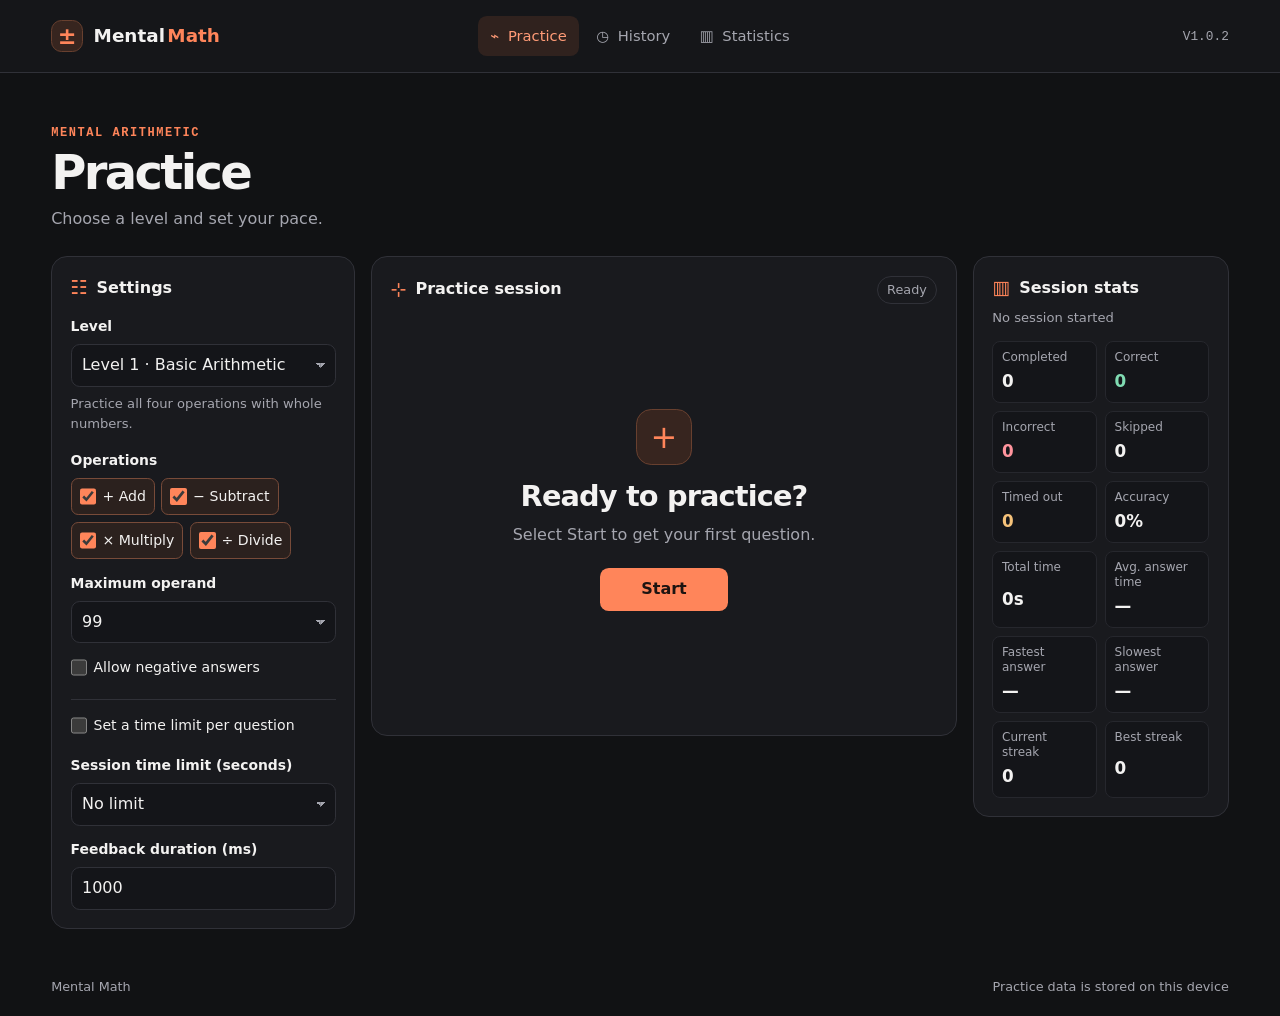
<file: index.html>
<!doctype html>
<html lang="en">
<head>
  <meta charset="utf-8">
  <meta name="viewport" content="width=device-width, initial-scale=1, viewport-fit=cover">
  <meta name="theme-color" content="#111214">
  <meta name="description" content="Practice mental arithmetic, review your answers, and track your progress with Mental Math.">
  <meta name="apple-mobile-web-app-capable" content="yes">
  <meta name="apple-mobile-web-app-status-bar-style" content="black-translucent">
  <title>Mental Math</title>
  <link rel="manifest" href="./manifest.json">
  <link rel="icon" href="./assets/icons/icon.svg" type="image/svg+xml">
  <link rel="apple-touch-icon" href="./assets/icons/apple-touch-icon.png">
  <link rel="stylesheet" href="./css/style.css">
  <link rel="stylesheet" href="./css/components.css">
  <link rel="stylesheet" href="./css/responsive.css">
  <script type="module" src="./js/app.js"></script>
</head>
<body>
  <header class="site-header">
    <div class="shell header-inner">
      <div class="brand">
        <span class="brand-mark" aria-hidden="true">±</span>
        <span>Mental<span class="brand-math">Math</span></span>
      </div>
      <nav aria-label="Main navigation" class="tablist" role="tablist">
        <button id="tab-practice" role="tab" aria-selected="true" aria-controls="practice" data-tab="practice"><span aria-hidden="true">⌁</span> Practice</button>
        <button id="tab-history" role="tab" aria-selected="false" aria-controls="history" tabindex="-1" data-tab="history"><span aria-hidden="true">◷</span> History</button>
        <button id="tab-statistics" role="tab" aria-selected="false" aria-controls="statistics" tabindex="-1" data-tab="statistics"><span aria-hidden="true">▥</span> Statistics</button>
      </nav>
      <span class="version">V1.0.2</span>
    </div>
  </header>
  <main class="shell">
    <noscript><p class="notice">Enable JavaScript to use Mental Math.</p></noscript>
    <div id="storage-notice" class="notice" role="alert" hidden></div>
    <section id="practice" role="tabpanel" aria-labelledby="tab-practice">
      <div class="page-intro">
        <p class="eyebrow">MENTAL ARITHMETIC</p>
        <h1>Practice</h1>
        <p>Choose a level and set your pace.</p>
      </div>
      <div class="practice-layout">
        <form id="settings-form" class="card settings-card" novalidate aria-labelledby="settings-title">
          <div class="card-heading"><span aria-hidden="true">☷</span><h2 id="settings-title">Settings</h2></div>
          <fieldset id="settings-fields">
            <legend class="sr-only">Practice settings</legend>
            <label for="level-select" class="field-label">Level</label>
            <select id="level-select"></select>
            <p id="level-description" class="muted field-help"></p>
            <div id="level-fields" class="field-stack"></div>
            <div id="timer-fields" class="field-stack timer-fields"></div>
          </fieldset>
          <p id="settings-error" class="form-error" role="alert" hidden></p>
        </form>
        <section class="card play-card" aria-labelledby="play-title">
          <div class="play-top">
            <div class="card-heading"><span aria-hidden="true">⊹</span><h2 id="play-title">Practice session</h2></div>
            <span id="practice-state" class="state-label">Ready</span>
          </div>
          <div id="session-timer" class="session-timer" hidden></div>
          <div id="question-timer" class="timer" hidden>
            <div><span>Question timer</span><strong id="question-countdown"></strong></div>
            <progress id="question-progress" value="0" max="1" aria-label="Time remaining for this question"></progress>
          </div>
          <div class="play-stage">
            <div id="play-idle" class="stage-message">
              <span class="stage-mark" aria-hidden="true">+</span>
              <h3>Ready to practice?</h3>
              <p>Select Start to get your first question.</p>
              <button id="start" class="primary" type="submit" form="settings-form">Start</button>
            </div>
            <div id="play-paused" class="stage-message" hidden>
              <span class="stage-mark" aria-hidden="true">Ⅱ</span>
              <h3>Paused</h3>
              <p>The timers will continue when you resume.</p>
            </div>
            <div id="play-answer" hidden>
              <div id="play-question" hidden>
                <div id="question-number" class="eyebrow"></div>
                <div id="expression" class="expression"></div>
                <p id="question-hint" class="muted" hidden></p>
              </div>
              <div id="play-feedback" class="stage-message" role="status" hidden>
                <h3 id="feedback-title"></h3>
                <p id="feedback-answer"></p>
              </div>
              <form id="answer-form" novalidate>
                <label for="answer" class="sr-only">Answer</label>
                <div class="answer-row">
                  <input id="answer" type="text" inputmode="decimal" autocomplete="off" autocapitalize="off" spellcheck="false" placeholder="Enter your answer" aria-describedby="answer-error">
                  <button id="toggle-negative" class="subtle" type="button" aria-label="Toggle the answer sign">±</button>
                </div>
                <p id="answer-error" class="form-error" role="alert" hidden></p>
                <button id="check-answer" class="primary" type="submit">Check <span aria-hidden="true">↵</span></button>
              </form>
            </div>
            <div id="play-summary" class="stage-message" hidden>
              <span class="stage-mark" aria-hidden="true">✓</span>
              <h3>Session complete</h3>
              <p id="summary-caption"></p>
              <p id="summary-feedback" role="status" hidden></p>
              <div id="summary-metrics" class="metrics summary-metrics"></div>
              <button id="restart" class="primary" type="submit" form="settings-form">Restart</button>
            </div>
          </div>
          <div id="play-controls" class="play-controls" hidden>
            <button id="skip" class="subtle" type="button">Skip</button>
            <button id="pause" class="subtle" type="button">Pause</button>
            <button id="resume" class="primary" type="button" hidden>Resume</button>
            <button id="finish" class="subtle finish" type="button">Finish</button>
          </div>
        </section>
        <aside class="card stats-card" aria-labelledby="live-title">
          <div class="card-heading"><span aria-hidden="true">▥</span><h2 id="live-title">Session stats</h2></div>
          <p id="live-level" class="muted field-help">No session started</p>
          <div id="live-metrics" class="metrics live-metrics"></div>
        </aside>
      </div>
    </section>
    <section id="history" role="tabpanel" aria-labelledby="tab-history" hidden>
      <div class="page-intro heading-row">
        <div><h1>History</h1><p>Review your answers from the 30 most recent sessions.</p></div>
        <div class="actions">
          <button id="retry-save" class="subtle" type="button" hidden>Retry saving</button>
          <button id="clear-history" class="subtle danger" type="button">Clear history</button>
        </div>
      </div>
      <div id="history-content" class="history-list"></div>
    </section>
    <section id="statistics" role="tabpanel" aria-labelledby="tab-statistics" hidden>
      <div class="page-intro heading-row">
        <div><h1>Statistics</h1><p>Track your accuracy and speed across saved sessions.</p></div>
        <label class="filter-label" for="stats-filter">Level <select id="stats-filter"></select></label>
      </div>
      <div id="statistics-content"></div>
    </section>
  </main>
  <footer class="shell footer"><span>Mental Math</span><span>Practice data is stored on this device</span></footer>
</body>
</html>
</file>
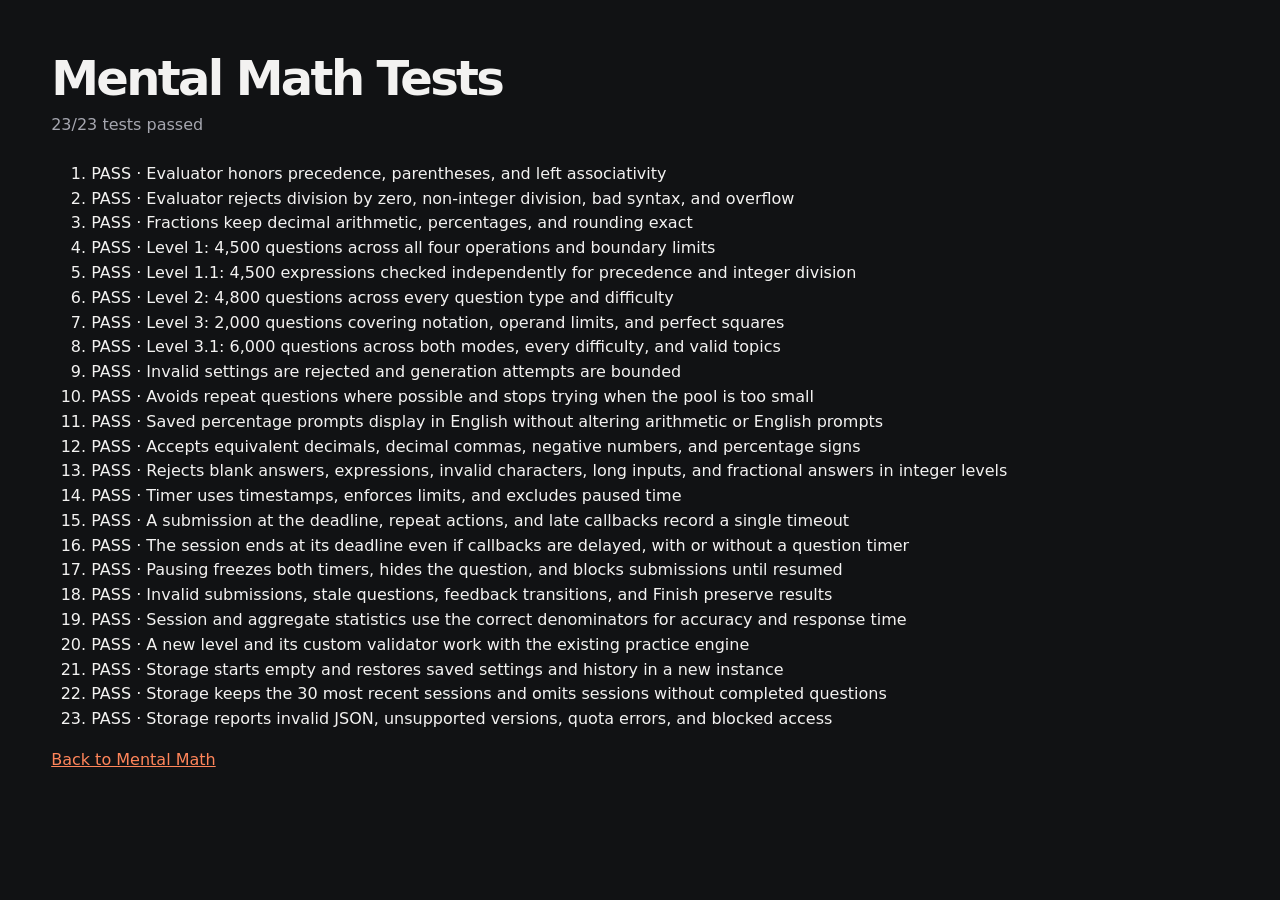
<file: tests/test-runner.html>
<!doctype html>
<html lang="en">
<head>
  <meta charset="utf-8">
  <meta name="viewport" content="width=device-width, initial-scale=1">
  <title>Mental Math Tests</title>
  <link rel="stylesheet" href="../css/style.css">
  <script type="module" src="./browser-runner.js"></script>
</head>
<body>
  <main class="shell">
    <div class="page-intro"><h1>Mental Math Tests</h1><p id="summary" role="status">Running tests…</p></div>
    <ol id="results"></ol>
    <a href="../">Back to Mental Math</a>
  </main>
</body>
</html>
</file>
<file: css/style.css>
:root {
  color-scheme: dark;
  --bg: #111214;
  --surface: #191a1e;
  --inset: #141519;
  --border: #303138;
  --text: #f3f2f1;
  --muted: #a5a6af;
  --accent: #ff855a;
  --accent-hover: #ffa583;
  --success: #80dbb2;
  --danger: #ff949d;
  --warning: #f5c27a;
  --radius: 1rem;
  font: 100%/1.55 "Segoe UI", system-ui, sans-serif;
}

*, *::before, *::after { box-sizing: border-box; }
[hidden] { display: none !important; }
body { margin: 0; background: var(--bg); color: var(--text); }
button, input, select { font: inherit; }
button, select { cursor: pointer; }
button:disabled, select:disabled, input:disabled { cursor: default; opacity: .55; }
:focus-visible { outline: 2px solid var(--accent); outline-offset: 3px; }
button { border: 0; }
h1, h2, h3, p { margin: 0; }
fieldset { border: 0; padding: 0; margin: 0; min-width: 0; }
legend { padding: 0; }
progress { display: block; width: 100%; }
a { color: var(--accent); }
.shell { width: min(90rem, 100%); padding-inline: clamp(1rem, 4vw, 3.75rem); margin-inline: auto; }
.muted { color: var(--muted); }
.sr-only { position: absolute; width: 1px; height: 1px; overflow: hidden; clip-path: inset(50%); white-space: nowrap; }
.site-header { border-bottom: 1px solid var(--border); background: #151619; padding-top: env(safe-area-inset-top); }
.header-inner { min-height: 4.5rem; display: grid; grid-template-columns: 1fr auto 1fr; align-items: center; gap: 1rem; }
.brand { display: inline-flex; align-items: center; gap: .65rem; font-weight: 800; font-size: 1.15rem; white-space: nowrap; }
.brand-mark, .stage-mark {
  display: inline-grid; place-items: center; color: var(--accent); background: #37251f;
  border: 1px solid #68402f; border-radius: .65rem; width: 2rem; height: 2rem; font-size: 1.4rem; line-height: 1;
}
.brand-math { color: var(--accent); margin-left: .13em; }
.version { justify-self: end; color: var(--muted); font: .8rem ui-monospace, monospace; }
.tablist { display: flex; gap: .25rem; }
.tablist button { color: var(--muted); background: transparent; border-radius: .55rem; padding: .55rem .8rem; white-space: nowrap; font-size: .92rem; }
.tablist button:hover { color: var(--text); }
.tablist [aria-selected="true"] { background: #30221e; color: #ff9b77; }
.tablist span { margin-right: .25rem; }
.page-intro { margin-block: clamp(1.5rem, 5vw, 3.25rem) 1.5rem; }
.page-intro h1 { font-size: clamp(2rem, 4vw, 3rem); line-height: 1.12; letter-spacing: -.055em; margin: .25rem 0 .45rem; }
.page-intro p:not(.eyebrow) { color: var(--muted); }
.eyebrow { color: var(--accent); font: 700 .75rem/1.45 ui-monospace, monospace; letter-spacing: .13em; }
.footer { display: flex; justify-content: space-between; margin-top: 2rem; padding-block: 1rem max(1.2rem, env(safe-area-inset-bottom)); gap: .5rem; color: var(--muted); font-size: .8rem; }
.notice { margin-top: 1rem; padding: .75rem 1rem; border: 1px solid #795d32; border-radius: .6rem; color: var(--warning); background: #292117; }
</file>
<file: css/components.css>
.practice-layout { display: grid; grid-template-columns: minmax(15rem, 19rem) minmax(0, 1fr) minmax(13rem, 16rem); align-items: start; gap: 1rem; }
.card { min-width: 0; padding: 1.15rem; background: var(--surface); border: 1px solid var(--border); border-radius: var(--radius); }
.card-heading { display: flex; align-items: center; gap: .55rem; }
.card-heading > span { color: var(--accent); line-height: 1; font-size: 1.2rem; }
.card-heading h2, .card h2 { font-size: 1rem; font-weight: 700; }
.settings-card > .card-heading { margin-bottom: 1rem; }
.field-label { display: block; color: var(--text); font-size: .87rem; font-weight: 650; margin-bottom: .4rem; }
.field-help { font-size: .82rem; margin-top: .45rem; }
.field-stack { display: grid; gap: .85rem; margin-top: .95rem; }
.timer-fields { border-top: 1px solid var(--border); padding-top: .9rem; }
input[type="text"], input[type="number"], select {
  width: 100%; min-height: 2.65rem; padding: .48rem .65rem; color: var(--text);
  background-color: var(--inset); border: 1px solid var(--border); border-radius: .55rem;
}
select {
  appearance: none; padding-right: 1.9rem;
  background-image: linear-gradient(45deg, transparent 50%, var(--muted) 50%), linear-gradient(135deg, var(--muted) 50%, transparent 50%);
  background-position: right .86rem center, right .56rem center;
  background-size: .3rem .3rem; background-repeat: no-repeat;
}
.custom-value { margin-top: .45rem; }
.options { display: flex; gap: .4rem; flex-wrap: wrap; }
.option { display: inline-flex; align-items: center; gap: .38rem; font-size: .88rem; cursor: pointer; }
.option input { width: 1.05rem; height: 1.05rem; accent-color: var(--accent); margin: 0; flex: none; }
.options .option { border: 1px solid var(--border); padding: .34rem .5rem; border-radius: .45rem; background: var(--inset); min-height: 2.35rem; }
.options .option:has(input:checked) { border-color: #784b39; background: #2b211e; }
.primary, .subtle { border-radius: .55rem; min-height: 2.7rem; padding: .48rem .85rem; font-weight: 650; white-space: nowrap; }
.primary { background: var(--accent); color: #1d1411; }
.primary:hover { background: var(--accent-hover); }
.subtle { background: var(--inset); color: var(--text); border: 1px solid var(--border); }
.subtle:hover { border-color: var(--muted); }
.danger, .form-error { color: var(--danger); }
.form-error { font-size: .87rem; margin-top: .4rem; }
.play-card { min-height: 30rem; display: flex; flex-direction: column; }
.play-top { display: flex; gap: .6rem; justify-content: space-between; align-items: center; }
.state-label { font-size: .8rem; color: var(--muted); border: 1px solid var(--border); border-radius: 2rem; padding: .2rem .6rem; white-space: nowrap; }
.session-timer { color: var(--warning); font-size: .86rem; margin-top: .75rem; }
.timer { margin-top: .8rem; color: var(--success); }
.timer > div { display: flex; justify-content: space-between; font-size: .88rem; }
.timer.warning { color: var(--warning); }
.timer progress { height: .45rem; margin-top: .2rem; accent-color: currentColor; }
.play-stage { flex: 1; display: grid; place-items: center; padding-block: 1.5rem; text-align: center; min-width: 0; }
.stage-message { width: min(100%, 30rem); display: grid; justify-items: center; gap: .65rem; }
.stage-mark { width: 3.5rem; height: 3.5rem; border-radius: .95rem; font-size: 2rem; margin-bottom: .25rem; }
.stage-message h3 { font-size: clamp(1.25rem, 2.7vw, 1.8rem); line-height: 1.15; letter-spacing: -.03em; }
.stage-message p { color: var(--muted); overflow-wrap: anywhere; }
.stage-message .primary { margin-top: .6rem; min-width: 8rem; }
#play-answer { width: 100%; min-width: 0; }
#play-feedback { margin-inline: auto; }
.expression { font-size: clamp(1.7rem, 3.8vw, 3.5rem); line-height: 1.2; font-weight: 750; margin-block: .7rem 1rem; overflow-wrap: anywhere; }
.expression.long { font-size: clamp(1.5rem, 2.5vw, 2.25rem); }
#answer-form { display: grid; max-width: 25rem; margin: 1rem auto 0; gap: .55rem; }
.answer-row { display: grid; grid-template-columns: minmax(0, 1fr) auto; gap: .45rem; }
#answer { min-width: 0; font-variant-numeric: tabular-nums; }
#toggle-negative { min-width: 2.75rem; font-size: 1.15rem; }
#check-answer { min-height: 3.25rem; font-size: 1.1rem; }
#check-answer span { margin-left: .2rem; }
.play-controls { display: flex; flex-wrap: wrap; gap: .4rem; padding-top: .8rem; border-top: 1px solid var(--border); }
.play-controls .finish { margin-left: auto; }
.metrics { display: grid; grid-template-columns: repeat(auto-fit, minmax(min(100%, 8rem), 1fr)); gap: .5rem; width: 100%; }
.live-metrics, .summary-metrics { grid-template-columns: repeat(2, minmax(0, 1fr)); }
.live-metrics { margin-top: .85rem; }
.metric { display: grid; gap: .18rem; min-width: 0; padding: .5rem .55rem; background: var(--inset); text-align: left; border: 1px solid #26272d; border-radius: .5rem; }
.metric span { font-size: .75rem; color: var(--muted); line-height: 1.25; }
.metric strong { font-size: 1.05rem; font-variant-numeric: tabular-nums; overflow-wrap: anywhere; }
.correct { color: var(--success); }
.incorrect { color: var(--danger); }
.timeout { color: var(--warning); }
.skipped { color: var(--muted); }
.heading-row { display: flex; justify-content: space-between; align-items: end; gap: 1rem; flex-wrap: wrap; }
.actions { display: flex; flex-wrap: wrap; gap: .5rem; }
.history-list, .chart-grid { display: grid; gap: .8rem; }
.history-entry summary { cursor: pointer; list-style-position: inside; }
.history-entry summary strong { margin-inline: .25rem; }
.history-entry summary small { display: inline-block; color: var(--muted); margin-inline: .3rem; }
.history-entry[open] summary { padding-bottom: .7rem; }
.history-details { display: grid; gap: .65rem; }
.history-details p, .history-details label { font-size: .88rem; }
.table-scroll { overflow: auto; max-height: 24rem; }
table { width: 100%; border-collapse: collapse; text-align: left; font-size: .88rem; }
th, td { padding: .55rem; border-bottom: 1px solid var(--border); overflow-wrap: anywhere; }
th { color: var(--muted); }
.chart-grid { grid-template-columns: repeat(2, minmax(0, 1fr)); margin-top: 1rem; }
.chart { display: block; width: 100%; min-height: 10rem; margin-top: .5rem; overflow: visible; }
.chart text { fill: var(--muted); font: 15px "Segoe UI", system-ui, sans-serif; }
.chart .grid { stroke: var(--border); }
.chart .series { fill: none; stroke: var(--accent); stroke-width: 3; }
.chart .point { fill: var(--accent); }
.chart .bar { fill: var(--success); }
.chart-values { margin-top: .4rem; font-size: .85rem; color: var(--muted); }
.chart-values summary { cursor: pointer; }
.level-table { margin-top: 1rem; }
.level-table h2 { margin-bottom: .45rem; }
.filter-label { min-width: min(100%, 13rem); display: grid; gap: .3rem; font-size: .88rem; }
</file>
<file: css/responsive.css>
@media (max-width: 65rem) {
  .practice-layout { grid-template-columns: minmax(14rem, 18rem) minmax(0, 1fr); }
  .stats-card { grid-column: 1 / -1; }
  .live-metrics { grid-template-columns: repeat(auto-fit, minmax(6rem, 1fr)); }
}

@media (max-width: 42rem) {
  .shell { padding-left: max(1rem, env(safe-area-inset-left)); padding-right: max(1rem, env(safe-area-inset-right)); }
  .header-inner { min-height: auto; grid-template-columns: 1fr auto; padding-block: .65rem .45rem; row-gap: .45rem; }
  .tablist { grid-area: 2 / 1 / 3 / -1; justify-content: stretch; }
  .tablist button { flex: 1; padding-inline: .3rem; }
  .practice-layout, .chart-grid { grid-template-columns: minmax(0, 1fr); }
  .practice-layout.is-active .play-card, .practice-layout.is-finished .play-card { grid-row: 1; }
  .play-card { min-height: 21rem; }
  .card { padding: .9rem; }
  .option, .options .option { min-height: 2.75rem; }
  .footer { flex-wrap: wrap; }
}

@media (max-width: 24rem) {
  .tablist span { display: none; }
  #answer-form button span { display: none; }
  .play-controls .finish { margin-left: 0; }
}
</file>
